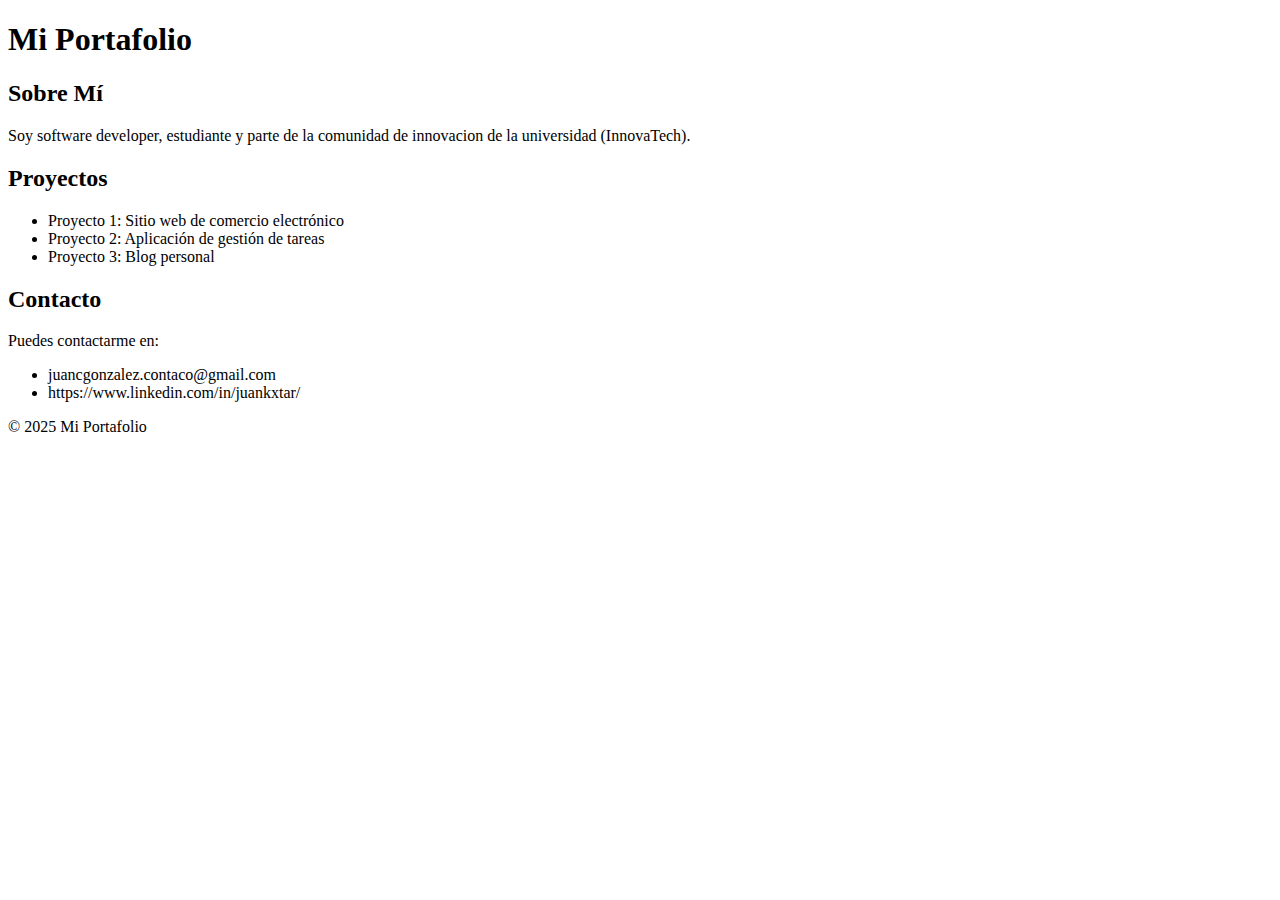
<file: index.html>
<!DOCTYPE html>
<html lang="en">
<head>
    <meta charset="UTF-8">
    <meta name="viewport" content="width=device-width, initial-scale=1.0">
    <title>Portafolio</title>
</head>
<body>
    <header>
        <h1>Mi Portafolio</h1>
    </header>
    <main>
        <section id="about-me">
            <h2>Sobre Mí</h2>
            <p>Soy software developer, estudiante y parte de la comunidad de innovacion de la universidad (InnovaTech).</p>
        </section>
        <section id="projects">
            <h2>Proyectos</h2>
            <ul>
                <li>Proyecto 1: Sitio web de comercio electrónico</li>
                <li>Proyecto 2: Aplicación de gestión de tareas</li>
                <li>Proyecto 3: Blog personal</li>
            </ul>
        </section>
        <section id="contact">
            <h2>Contacto</h2>
            <p>Puedes contactarme en:</p>
            <ul>
                <li>juancgonzalez.contaco@gmail.com</li>
                <li>https://www.linkedin.com/in/juankxtar/</li>
            </ul>
    </main>
    <footer>
        <p>© 2025 Mi Portafolio</p>
    </footer>
</body>
</html>
</file>
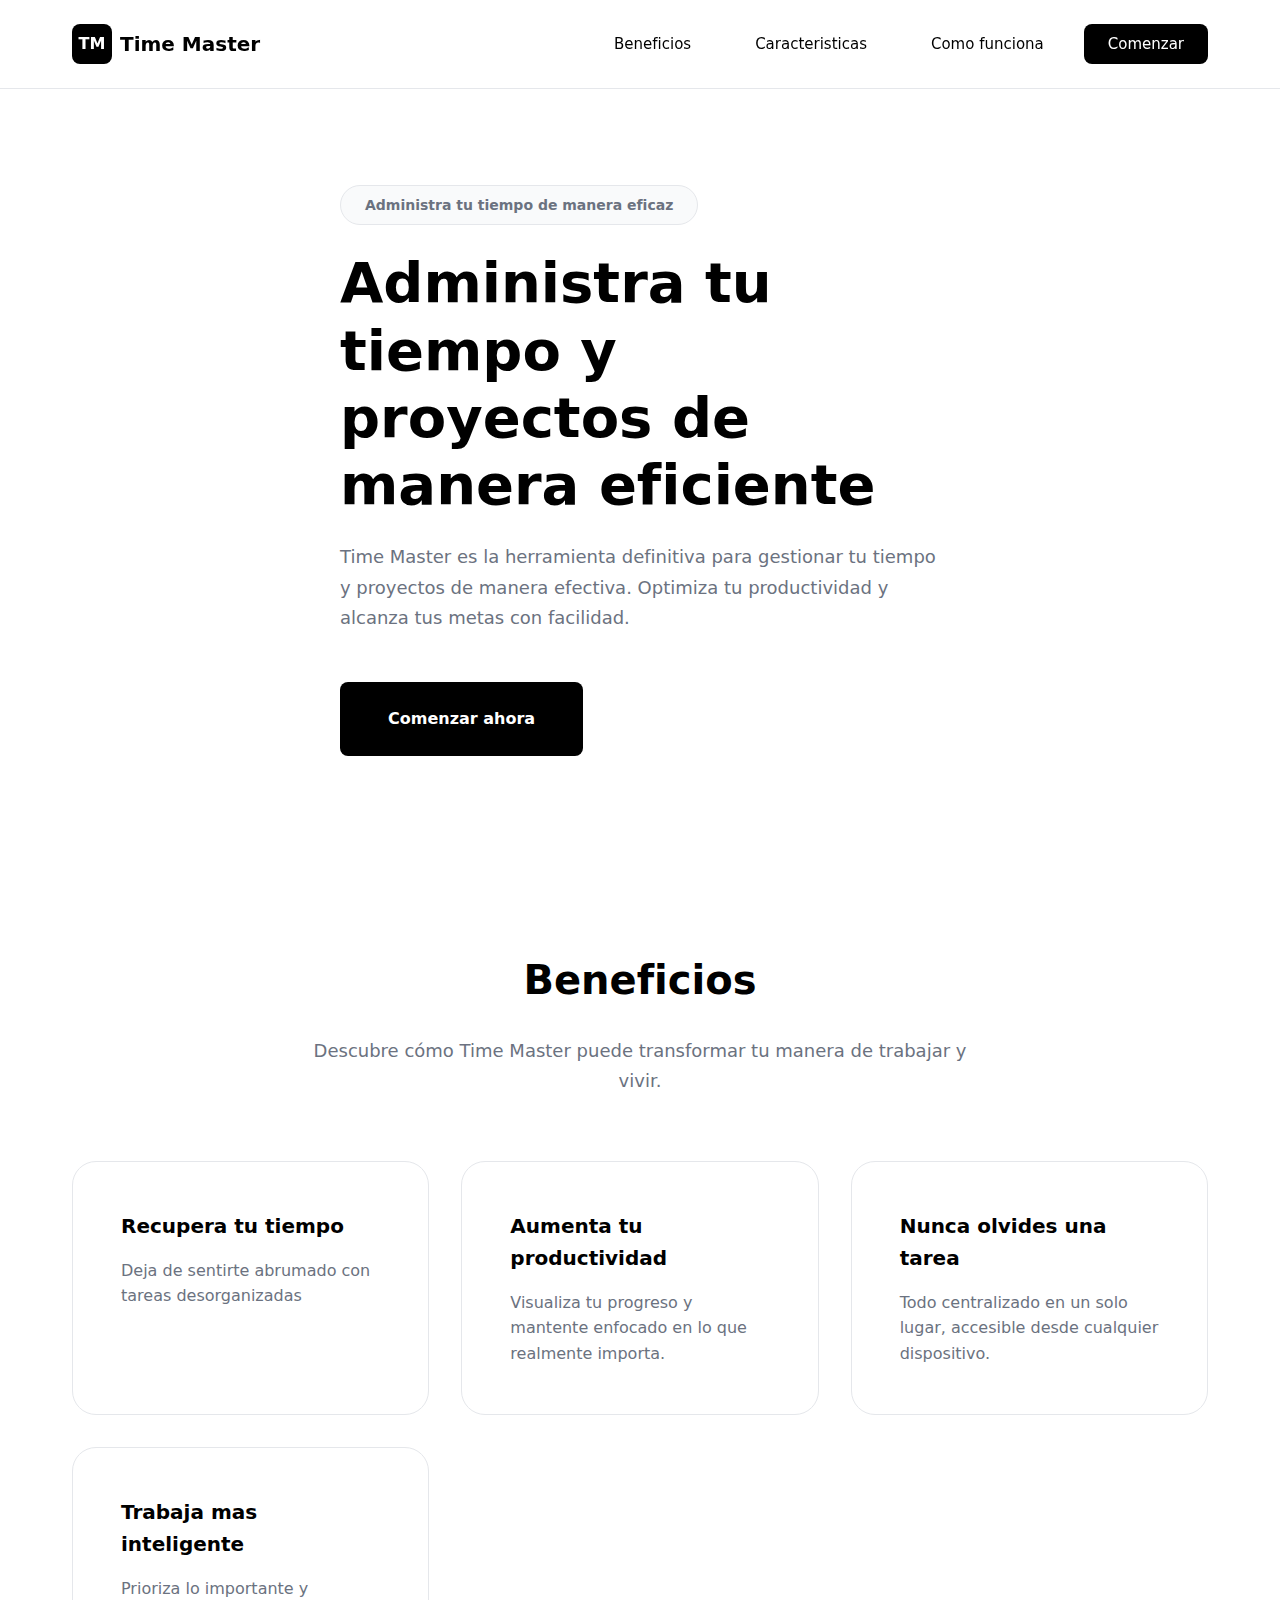
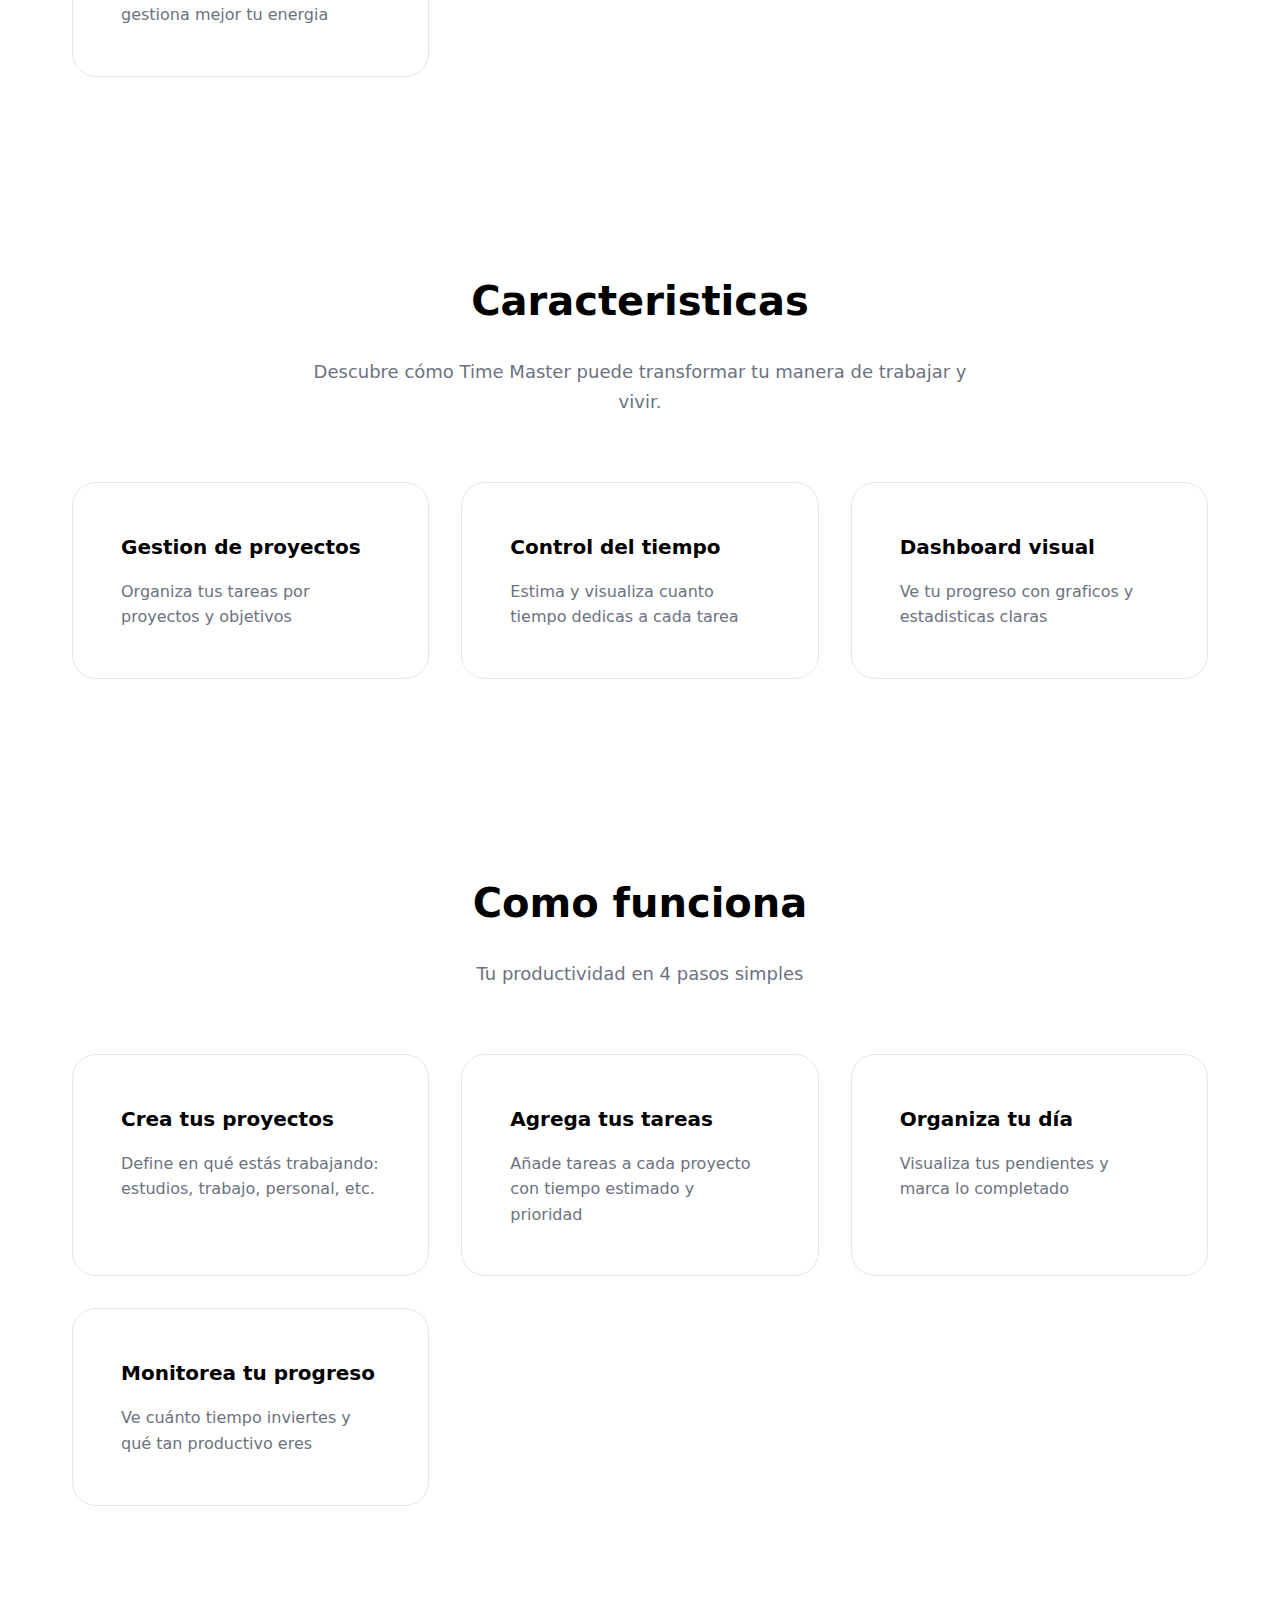
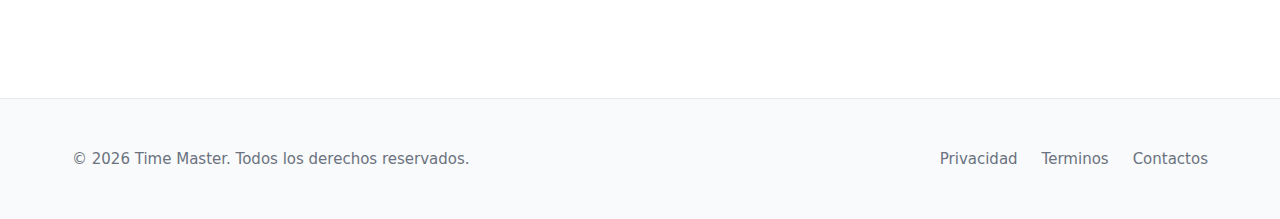
<file: Index.html>
<!DOCTYPE html>
<html lang="es-ES">

<head>
  <meta charset="UTF-8" />
  <meta name="viewport" content="width=device-width, initial-scale=1.0" />
  <title>Time Master</title>
  <meta name="description" content="Landing page de Time Master" />
  <link rel="stylesheet" href="timeMasterLanding.css" />
</head>

<body>
  <a href="#contenido" class="skip-link">Saltar contenido</a>
  <!--Es un boton-->
  <header class="site-header">
    <div class="container-header-inner">
      <a href="" class="brand" aria-label="Ir al inicio">
        <span class="brand-mark" aria-hidden="true">TM</span>
        <span class="brand-name">Time Master</span>
      </a>
      <nav class="nav" aria-label="Navegacion principal">
        <a href="#beneficios">Beneficios</a>
        <a href="#caracteristicas">Caracteristicas</a>
        <a href="#como-funciona">Como funciona</a>
        <a href="Pomodoro.html" class="btn tbn--sm">Comenzar</a>
      </nav>
    </div>
  </header>
  <main id="contenido">
    <section class="hero" aria-labelledby="hero-title">
      <div class="container hero-grid">
        <div class="hero-copy">
          <p class="badge">
            Administra tu tiempo de manera eficaz
            <!--Es una clase para hacer una medalla-->
          </p>
          <h1 id="hero-title">
            Administra tu tiempo y proyectos de manera eficiente
          </h1>
          <p class="lead">
            Time Master es la herramienta definitiva para gestionar tu tiempo
            y proyectos de manera efectiva. Optimiza tu productividad y
            alcanza tus metas con facilidad.
          </p>
          <div class="cta-row">
            <a href="Pomodoro.html" class="btn">Comenzar ahora</a>
          </div>
        </div>
      </div>
    </section>
    <section id="beneficios" class="section" aria-labelledby="beneficios-title">
      <div class="container">
        <header class="section-header">
          <h2 id="beneficios-title">Beneficios</h2>
          <p>
            Descubre cómo Time Master puede transformar tu manera de trabajar
            y vivir.
          </p>
        </header>
        <div class="grid-beneficios">
          <article class="card">
            <h3>Recupera tu tiempo</h3>
            <p>Deja de sentirte abrumado con tareas desorganizadas</p>
          </article>
          <article class="card">
            <h3>Aumenta tu productividad</h3>
            <p>
              Visualiza tu progreso y mantente enfocado en lo que realmente
              importa.
            </p>
          </article>
          <article class="card">
            <h3>Nunca olvides una tarea</h3>
            <p>
              Todo centralizado en un solo lugar, accesible desde cualquier
              dispositivo.
            </p>
          </article>
          <article class="card">
            <h3>Trabaja mas inteligente</h3>
            <p>Prioriza lo importante y gestiona mejor tu energia</p>
          </article>
        </div>
      </div>
    </section>
    <section id="caracteristicas" class="section" aria-labelledby="caracteristicas-title">
      <div class="container">
        <header class="section-head">
          <h2 id="caracteristicas-title">Caracteristicas</h2>
          <p>
            Descubre cómo Time Master puede transformar tu manera de trabajar
            y vivir.
          </p>
        </header>
        <div class="grid-caracteristicas">
          <article class="card">
            <h3>Gestion de proyectos</h3>
            <p>Organiza tus tareas por proyectos y objetivos</p>
          </article>
          <article class="card">
            <h3>Control del tiempo</h3>
            <p>Estima y visualiza cuanto tiempo dedicas a cada tarea</p>
          </article>
          <article class="card">
            <h3>Dashboard visual</h3>
            <p>Ve tu progreso con graficos y estadisticas claras</p>
          </article>
        </div>
      </div>
    </section>
    <section id="como-funciona" class="section" aria-labelledby="como-funciona-title">
      <div class="container">
        <header class="section-head">
          <h2 id="como-funciona-title">Como funciona</h2>
          <p>Tu productividad en 4 pasos simples</p>
        </header>
        <div class="grid-caracteristicas">
          <article class="card">
            <h3>Crea tus proyectos</h3>
            <p>
              Define en qué estás trabajando: estudios, trabajo, personal,
              etc.
            </p>
          </article>
          <article class="card">
            <h3>Agrega tus tareas</h3>
            <p>
              Añade tareas a cada proyecto con tiempo estimado y prioridad
            </p>
          </article>
          <article class="card">
            <h3>Organiza tu día</h3>
            <p>Visualiza tus pendientes y marca lo completado</p>
          </article>
          <article class="card">
            <h3>Monitorea tu progreso</h3>
            <p>Ve cuánto tiempo inviertes y qué tan productivo eres</p>
          </article>
        </div>
      </div>
    </section>
  </main>
  <footer class="site-footer">
    <div class="container footer-inner">
      <p>&copy 2026 Time Master. Todos los derechos reservados.</p>
      <nav aria-label="Enlaces legales">
        <a href="#">Privacidad</a>
        <a href="#">Terminos</a>
        <a href="#">Contactos</a>
      </nav>
    </div>
  </footer>
</body>

</html>
</file>
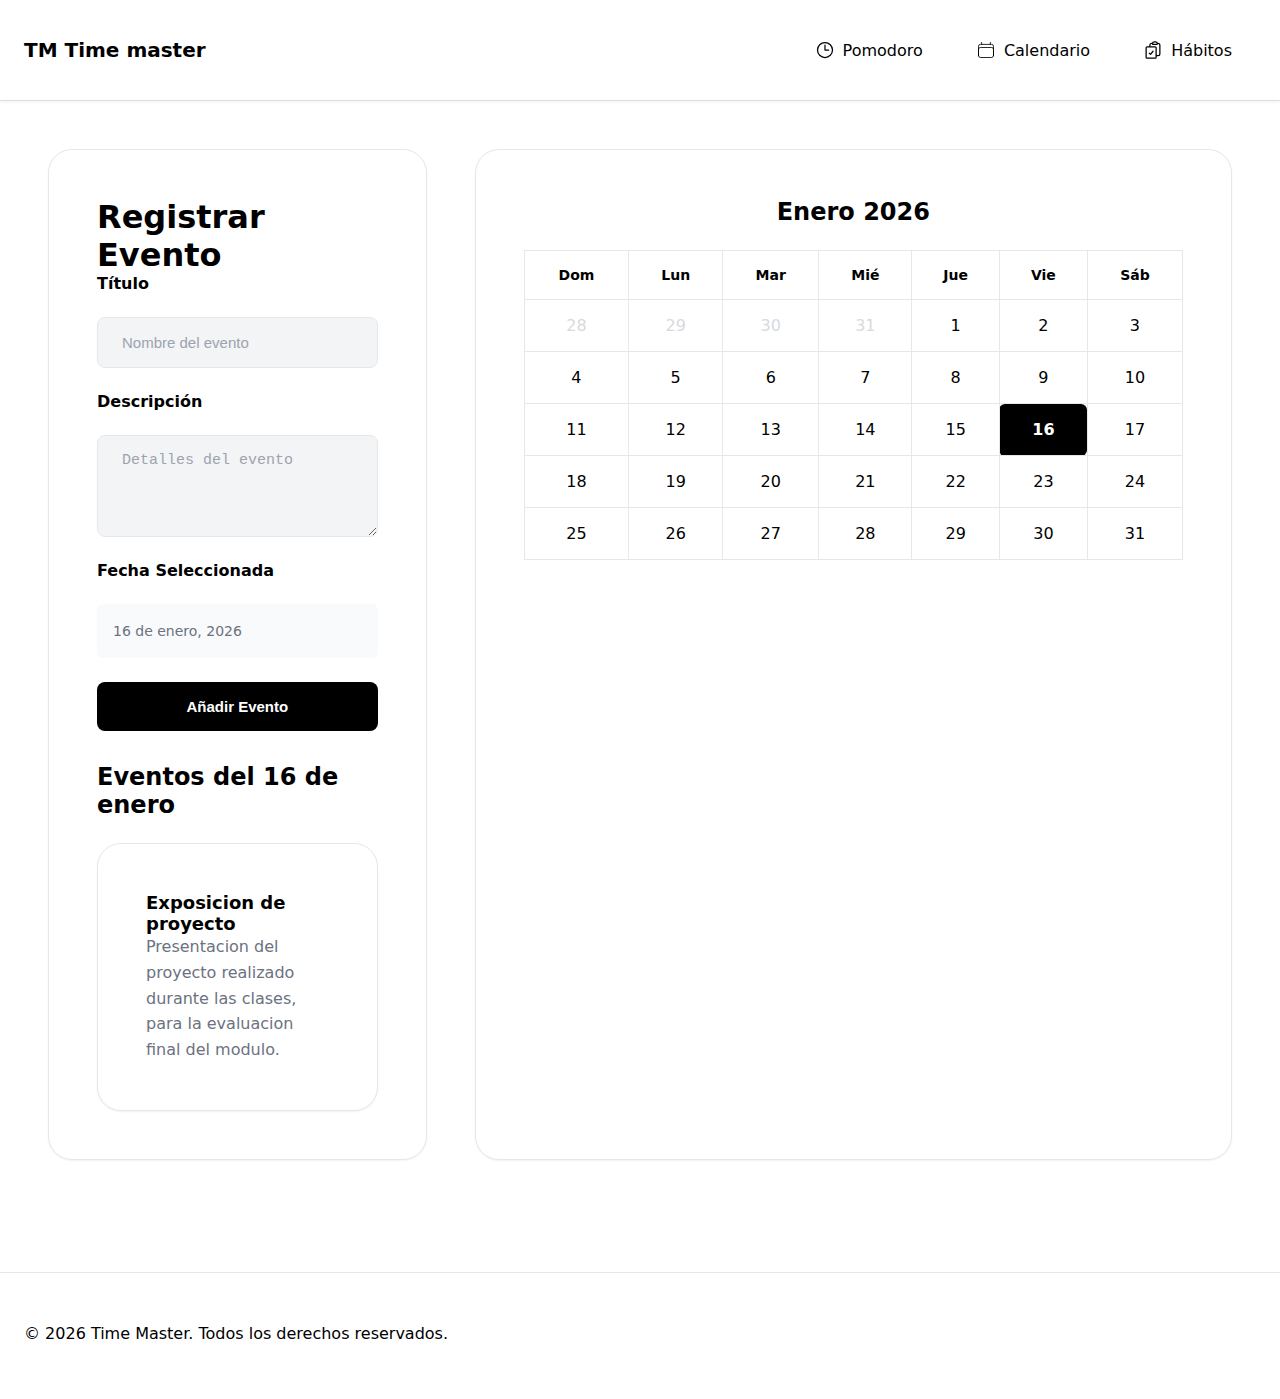
<file: Calendar.html>
<!DOCTYPE html>
<html lang="en">

<head>
    <meta charset="UTF-8" />
    <meta name="viewport" content="width=device-width, initial-scale=1.0" />
    <title>Time Master</title>
    <meta name="aplicatoin"
        content="Pagina para la administracion y gestion tanto del tiempo como de tareas y proyectos" />
    <link rel="stylesheet" href="style.css">
</head>

<body>

    <a href="#contenido" class="skip-link">Saltar contenido</a>
    <header class="site-header">
        <div class="container header-inner">
            <a href="#" class="brand" aria-label="Ir al inicio">
                <span class="brand-mark" aria-hidden="true">TM</span>
                <span class="brand-name">Time master</span>
            </a>
            <nav class="nav" aria-label="Navegacion principal">
                <a href="Pomodoro.html"> <svg xmlns="http://www.w3.org/2000/svg" fill="none" viewBox="0 0 24 24"
                        stroke-width="1.5" stroke="currentColor" class="size-6">
                        <path stroke-linecap="round" stroke-linejoin="round"
                            d="M12 6v6h4.5m4.5 0a9 9 0 1 1-18 0 9 9 0 0 1 18 0Z" />
                    </svg> Pomodoro</a>
                <a href="Calendar.html"> <svg xmlns="http://www.w3.org/2000/svg" fill="none" viewBox="0 0 24 24"
                        stroke-width="1" stroke="currentColor" class="size-16">
                        <path stroke-linecap="round" stroke-linejoin="round"
                            d="M6.75 3v2.25M17.25 3v2.25M3 18.75V7.5a2.25 2.25 0 0 1 2.25-2.25h13.5A2.25 2.25 0 0 1 21 7.5v11.25m-18 0A2.25 2.25 0 0 0 5.25 21h13.5A2.25 2.25 0 0 0 21 18.75m-18 0v-7.5A2.25 2.25 0 0 1 5.25 9h13.5A2.25 2.25 0 0 1 21 11.25v7.5" />
                    </svg> Calendario</a>
                <a href="Habits.html"> <svg xmlns="http://www.w3.org/2000/svg" fill="none" viewBox="0 0 24 24"
                        stroke-width="1.5" stroke="currentColor" class="size-6">
                        <path stroke-linecap="round" stroke-linejoin="round"
                            d="M11.35 3.836c-.065.21-.1.433-.1.664 0 .414.336.75.75.75h4.5a.75.75 0 0 0 .75-.75 2.25 2.25 0 0 0-.1-.664m-5.8 0A2.251 2.251 0 0 1 13.5 2.25H15c1.012 0 1.867.668 2.15 1.586m-5.8 0c-.376.023-.75.05-1.124.08C9.095 4.01 8.25 4.973 8.25 6.108V8.25m8.9-4.414c.376.023.75.05 1.124.08 1.131.094 1.976 1.057 1.976 2.192V16.5A2.25 2.25 0 0 1 18 18.75h-2.25m-7.5-10.5H4.875c-.621 0-1.125.504-1.125 1.125v11.25c0 .621.504 1.125 1.125 1.125h9.75c.621 0 1.125-.504 1.125-1.125V18.75m-7.5-10.5h6.375c.621 0 1.125.504 1.125 1.125v9.375m-8.25-3 1.5 1.5 3-3.75" />
                    </svg>
                    Hábitos</a>
            </nav>
        </div>
    </header>

    <main id="contenido">
        <section class="event-logger" aria-label="registrar evento">
            <!-- Columna izquierda: Formulario y eventos -->
            <div class="event-logger-container">
                <h1 id="event-logger-title">Registrar Evento</h1>
                <form id="event-form">
                    <label for="event-title">Título</label>
                    <input type="text" id="event-title" name="event-title" placeholder="Nombre del evento" required />

                    <label for="event-description">Descripción</label>
                    <textarea id="event-description" name="event-description" placeholder="Detalles del evento"
                        rows="4"></textarea>

                    <label for="event-date">Fecha Seleccionada</label>
                    <p class="selected-date">16 de enero, 2026</p>

                    <button type="submit" class="btn"> Añadir Evento </button>
                </form>

                <div class="event-list" aria-label="lista de evento">
                    <h2 id="current-event">Eventos del 16 de enero</h2>
                    <article class="card">
                        <h3 id="title-event">Exposicion de proyecto</h3>
                        <p id="text-event">
                            Presentacion del proyecto realizado durante las clases, para la evaluacion final del modulo.
                        </p>
                    </article>
                </div>
            </div>

            <!-- Columna derecha: Calendario -->
            <div class="calendar-container">
                <div class="calendar-header">
                    <h2>Enero 2026</h2>
                </div>
                <table class="calendar">
                    <thead>
                        <tr>
                            <th>Dom</th>
                            <th>Lun</th>
                            <th>Mar</th>
                            <th>Mié</th>
                            <th>Jue</th>
                            <th>Vie</th>
                            <th>Sáb</th>
                        </tr>
                    </thead>
                    <tbody>
                        <tr>
                            <td class="other-month">28</td>
                            <td class="other-month">29</td>
                            <td class="other-month">30</td>
                            <td class="other-month">31</td>
                            <td>1</td>
                            <td>2</td>
                            <td>3</td>
                        </tr>
                        <tr>
                            <td>4</td>
                            <td>5</td>
                            <td>6</td>
                            <td>7</td>
                            <td>8</td>
                            <td>9</td>
                            <td>10</td>
                        </tr>
                        <tr>
                            <td>11</td>
                            <td>12</td>
                            <td>13</td>
                            <td>14</td>
                            <td>15</td>
                            <td class="today">16</td>
                            <td>17</td>
                        </tr>
                        <tr>
                            <td>18</td>
                            <td>19</td>
                            <td>20</td>
                            <td>21</td>
                            <td>22</td>
                            <td>23</td>
                            <td>24</td>
                        </tr>
                        <tr>
                            <td>25</td>
                            <td>26</td>
                            <td>27</td>
                            <td>28</td>
                            <td>29</td>
                            <td>30</td>
                            <td>31</td>
                        </tr>
                    </tbody>
                </table>
            </div>
        </section>
    </main>

    <footer class="site footer">
        <div class="container footer-inner">
            <p>&copy; 2026 Time Master. Todos los derechos reservados.</p>
        </div>
    </footer>

</body>

</html>
</file>
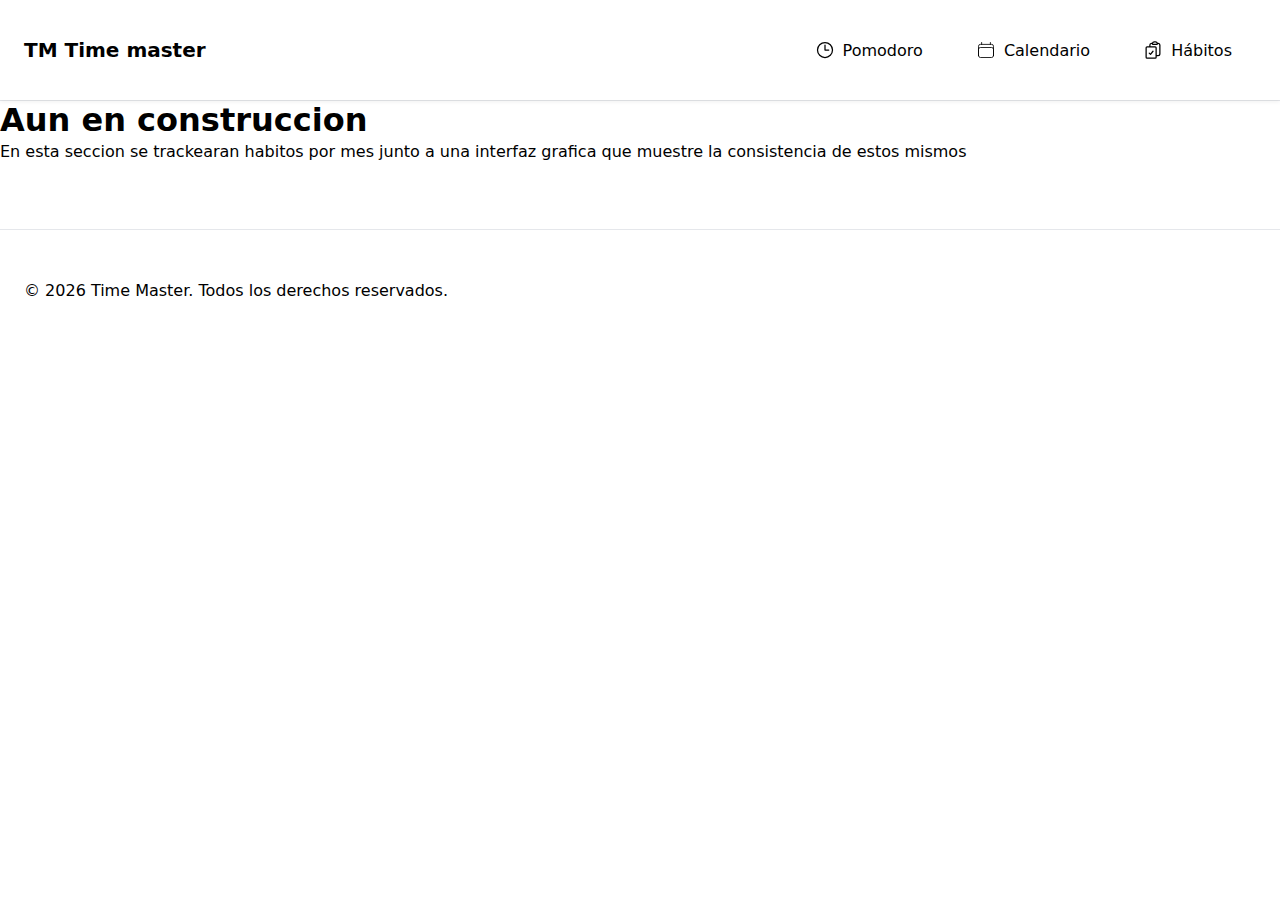
<file: Habits.html>
<!DOCTYPE html>
<html lang="en">

<head>
    <meta charset="UTF-8" />
    <meta name="viewport" content="width=device-width, initial-scale=1.0" />
    <title>Time Master</title>
    <meta name="aplicatoin"
        content="Pagina para la administracion y gestion tanto del tiempo como de tareas y proyectos" />
    <link rel="stylesheet" href="style.css">
</head>

<body>

    <a href="#contenido" class="skip-link">Saltar contenido</a>
    <header class="site-header">
        <div class="container header-inner">
            <a href="#" class="brand" aria-label="Ir al inicio">
                <span class="brand-mark" aria-hidden="true">TM</span>
                <span class="brand-name">Time master</span>
            </a>
            <nav class="nav" aria-label="Navegacion principal">
                <a href="Pomodoro.html"> <svg xmlns="http://www.w3.org/2000/svg" fill="none" viewBox="0 0 24 24"
                        stroke-width="1.5" stroke="currentColor" class="size-6">
                        <path stroke-linecap="round" stroke-linejoin="round"
                            d="M12 6v6h4.5m4.5 0a9 9 0 1 1-18 0 9 9 0 0 1 18 0Z" />
                    </svg> Pomodoro</a>
                <a href="Calendar.html"> <svg xmlns="http://www.w3.org/2000/svg" fill="none" viewBox="0 0 24 24"
                        stroke-width="1" stroke="currentColor" class="size-16">
                        <path stroke-linecap="round" stroke-linejoin="round"
                            d="M6.75 3v2.25M17.25 3v2.25M3 18.75V7.5a2.25 2.25 0 0 1 2.25-2.25h13.5A2.25 2.25 0 0 1 21 7.5v11.25m-18 0A2.25 2.25 0 0 0 5.25 21h13.5A2.25 2.25 0 0 0 21 18.75m-18 0v-7.5A2.25 2.25 0 0 1 5.25 9h13.5A2.25 2.25 0 0 1 21 11.25v7.5" />
                    </svg> Calendario</a>
                <a href="Habits.html"> <svg xmlns="http://www.w3.org/2000/svg" fill="none" viewBox="0 0 24 24"
                        stroke-width="1.5" stroke="currentColor" class="size-6">
                        <path stroke-linecap="round" stroke-linejoin="round"
                            d="M11.35 3.836c-.065.21-.1.433-.1.664 0 .414.336.75.75.75h4.5a.75.75 0 0 0 .75-.75 2.25 2.25 0 0 0-.1-.664m-5.8 0A2.251 2.251 0 0 1 13.5 2.25H15c1.012 0 1.867.668 2.15 1.586m-5.8 0c-.376.023-.75.05-1.124.08C9.095 4.01 8.25 4.973 8.25 6.108V8.25m8.9-4.414c.376.023.75.05 1.124.08 1.131.094 1.976 1.057 1.976 2.192V16.5A2.25 2.25 0 0 1 18 18.75h-2.25m-7.5-10.5H4.875c-.621 0-1.125.504-1.125 1.125v11.25c0 .621.504 1.125 1.125 1.125h9.75c.621 0 1.125-.504 1.125-1.125V18.75m-7.5-10.5h6.375c.621 0 1.125.504 1.125 1.125v9.375m-8.25-3 1.5 1.5 3-3.75" />
                    </svg>
                    Hábitos</a>
            </nav>
        </div>
    </header>

    <main id="contenido">
        <section>
            <h1>Aun en construccion</h1>
            <p>
                En esta seccion se trackearan habitos por mes junto a una interfaz grafica que muestre la consistencia
                de estos mismos
            </p>
        </section>
    </main>

    <footer class="site footer">
        <div class="container footer-inner">
            <p>&copy; 2026 Time Master. Todos los derechos reservados.</p>
        </div>
    </footer>

</body>

</html>
</file>
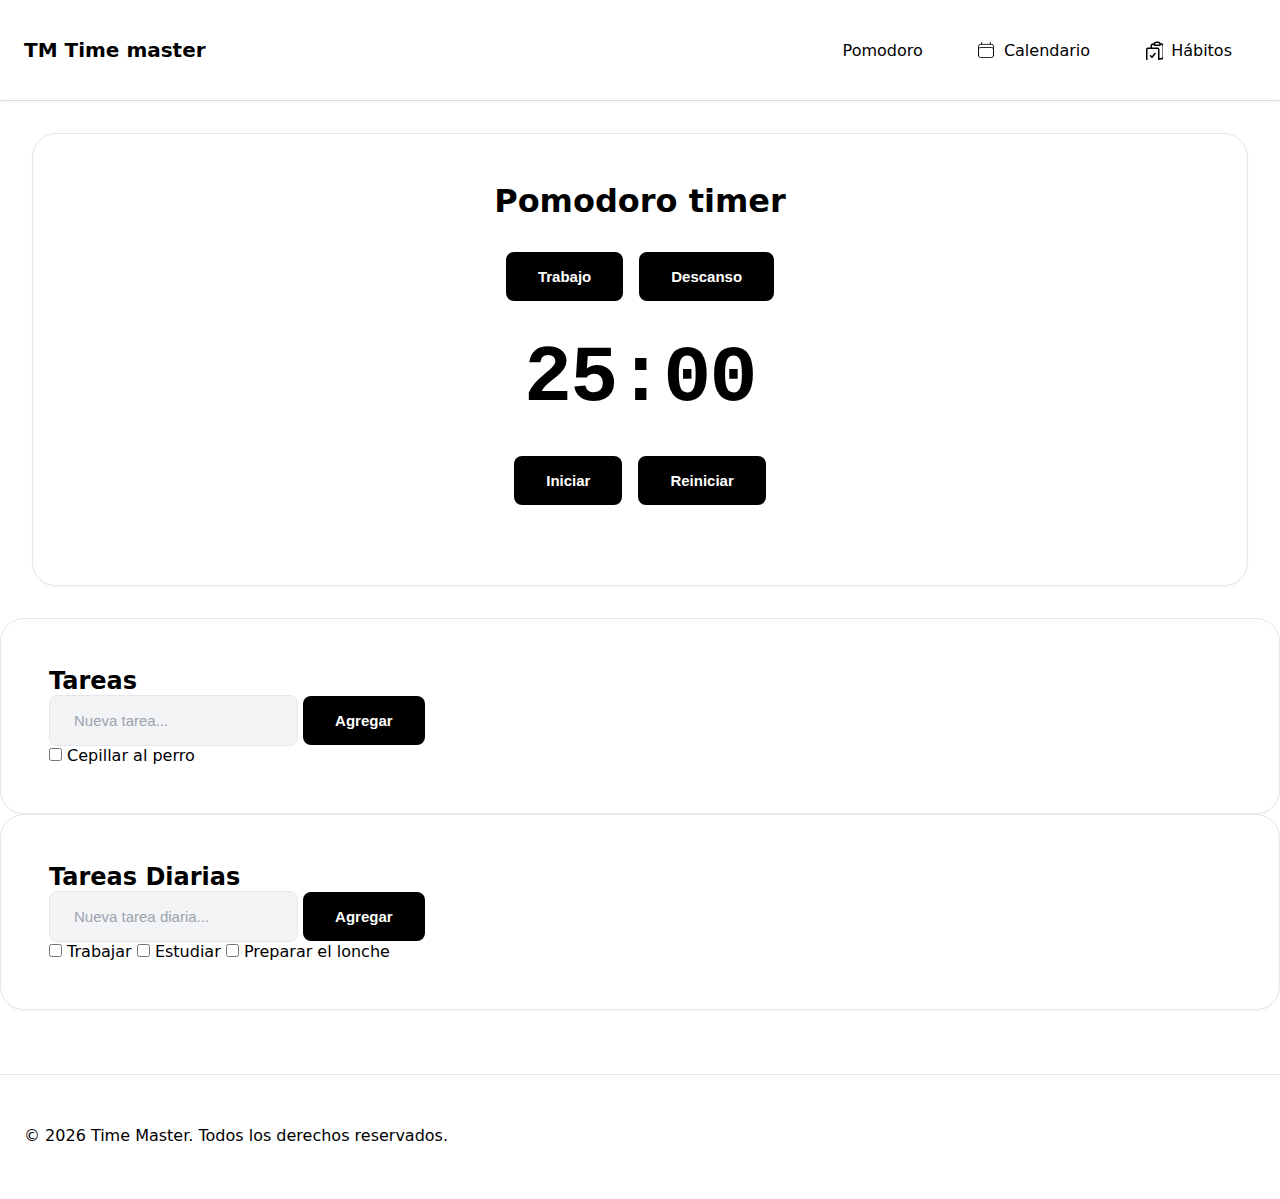
<file: Pomodoro.html>
<!DOCTYPE html>
<html lang="en">

<head>
  <meta charset="UTF-8" />
  <meta name="viewport" content="width=device-width, initial-scale=1.0" />
  <title>Time Master</title>
  <meta name="aplicatoin"
    content="Pagina para la administracion y gestion tanto del tiempo como de tareas y proyectos" />
  <link rel="stylesheet" href="style.css">
</head>

<body>

  <a href="#contenido" class="skip-link">Saltar contenido</a>
  <header class="site-header">
    <div class="container header-inner">
      <a href="#" class="brand" aria-label="Ir al inicio">
        <span class="brand-mark" aria-hidden="true">TM</span>
        <span class="brand-name">Time master</span>
      </a>
      <nav class="nav" aria-label="Navegacion principal">
        <a href="Pomodoro.html"> <svg xmlns="http://www.w3.org/2000/svg" fill="none" viewBox="0 0 24 24"
            stroke-width="1.5" stroke="white" class="size-6">
            <path stroke-linecap="round" stroke-linejoin="round" d="M12 6v6h4.5m4.5 0a9 9 0 1 1-18 0 9 9 0 0 1 18 0Z" />
          </svg> Pomodoro</a>
        <a href="Calendar.html"> <svg xmlns="http://www.w3.org/2000/svg" fill="none" viewBox="0 0 24 24"
            stroke-width="1" stroke="currentColor" class="size-16">
            <path stroke-linecap="round" stroke-linejoin="round"
              d="M6.75 3v2.25M17.25 3v2.25M3 18.75V7.5a2.25 2.25 0 0 1 2.25-2.25h13.5A2.25 2.25 0 0 1 21 7.5v11.25m-18 0A2.25 2.25 0 0 0 5.25 21h13.5A2.25 2.25 0 0 0 21 18.75m-18 0v-7.5A2.25 2.25 0 0 1 5.25 9h13.5A2.25 2.25 0 0 1 21 11.25v7.5" />
          </svg> Calendario</a>
        <a href="Habits.html"> <svg xmlns="http://www.w3.org/2000/svg" fill="none" viewBox="0 0 24" stroke-width="1.5"
            stroke="currentColor" class="size-6">
            <path stroke-linecap="round" stroke-linejoin="round"
              d="M11.35 3.836c-.065.21-.1.433-.1.664 0 .414.336.75.75.75h4.5a.75.75 0 0 0 .75-.75 2.25 2.25 0 0 0-.1-.664m-5.8 0A2.251 2.251 0 0 1 13.5 2.25H15c1.012 0 1.867.668 2.15 1.586m-5.8 0c-.376.023-.75.05-1.124.08C9.095 4.01 8.25 4.973 8.25 6.108V8.25m8.9-4.414c.376.023.75.05 1.124.08 1.131.094 1.976 1.057 1.976 2.192V16.5A2.25 2.25 0 0 1 18 18.75h-2.25m-7.5-10.5H4.875c-.621 0-1.125.504-1.125 1.125v11.25c0 .621.504 1.125 1.125 1.125h9.75c.621 0 1.125-.504 1.125-1.125V18.75m-7.5-10.5h6.375c.621 0 1.125.504 1.125 1.125v9.375m-8.25-3 1.5 1.5 3-3.75" />
          </svg> Hábitos</a>
      </nav>
    </div>
  </header>

  <main id="contenido">
    <section class="reloj-pomodoro" aria-label="pomodoro">
      <div class="pomodoro-container">
        <h1 id="pomodoro-timer-title">Pomodoro timer</h1>
        <div class="cta-row">
          <button id="work-mode" class="btn">Trabajo</button>
          <button id="break-mode" class="btn">Descanso</button>
        </div>
        <div class="timer-display">
          <span id="minutes">25</span>:<span id="seconds">00</span>
        </div>
        <div class="cta-row">
          <button id="start-button" class="btn">Iniciar</button>
          <button id="reset-button" class="btn">Reiniciar</button>
        </div>
    </section>

    <section class="tasks">
      <div class="tasks-container">
        <h2 id="tasks-title">Tareas</h2>
        <form id="task-form">
          <input type="text" id="task-input" placeholder="Nueva tarea..." aria-label="Agregar nueva tarea" />
          <button type="submit" class="btn">Agregar</button>
        </form>
        <ul id="task-list" aria-labelledby="tasks-title">
          <input type="checkbox" id="checkbox"> <label for="checkbox"> Cepillar al perro </label>
        </ul>
      </div>
      <div class="dayli-tasks-container">
        <h2 id="daily-tasks-title">Tareas Diarias</h2>
        <form id="daily-task-form">
          <input type="text" id="daily-task-input" placeholder="Nueva tarea diaria..."
            aria-label="Agregar tarea diaria" />
          <button type="submit" class="btn">Agregar</button>
        </form>
        <ul id="daily-task-list" aria-labelledby="daily-tasks-title">
          <input type="checkbox" id="checkbox-daily"> <label for="checkbox-daily"> Trabajar </label>
          <input type="checkbox" id="checkbox-daily"> <label for="checkbox-daily"> Estudiar </label>
          <input type="checkbox" id="checkbox-daily"> <label for="checkbox-daily"> Preparar el lonche </label>
        </ul>
      </div>
    </section>
  </main>

  <footer class="site footer">
    <div class="container footer-inner">
      <p>&copy; 2026 Time Master. Todos los derechos reservados.</p>
    </div>
  </footer>

</body>

</html>
</file>
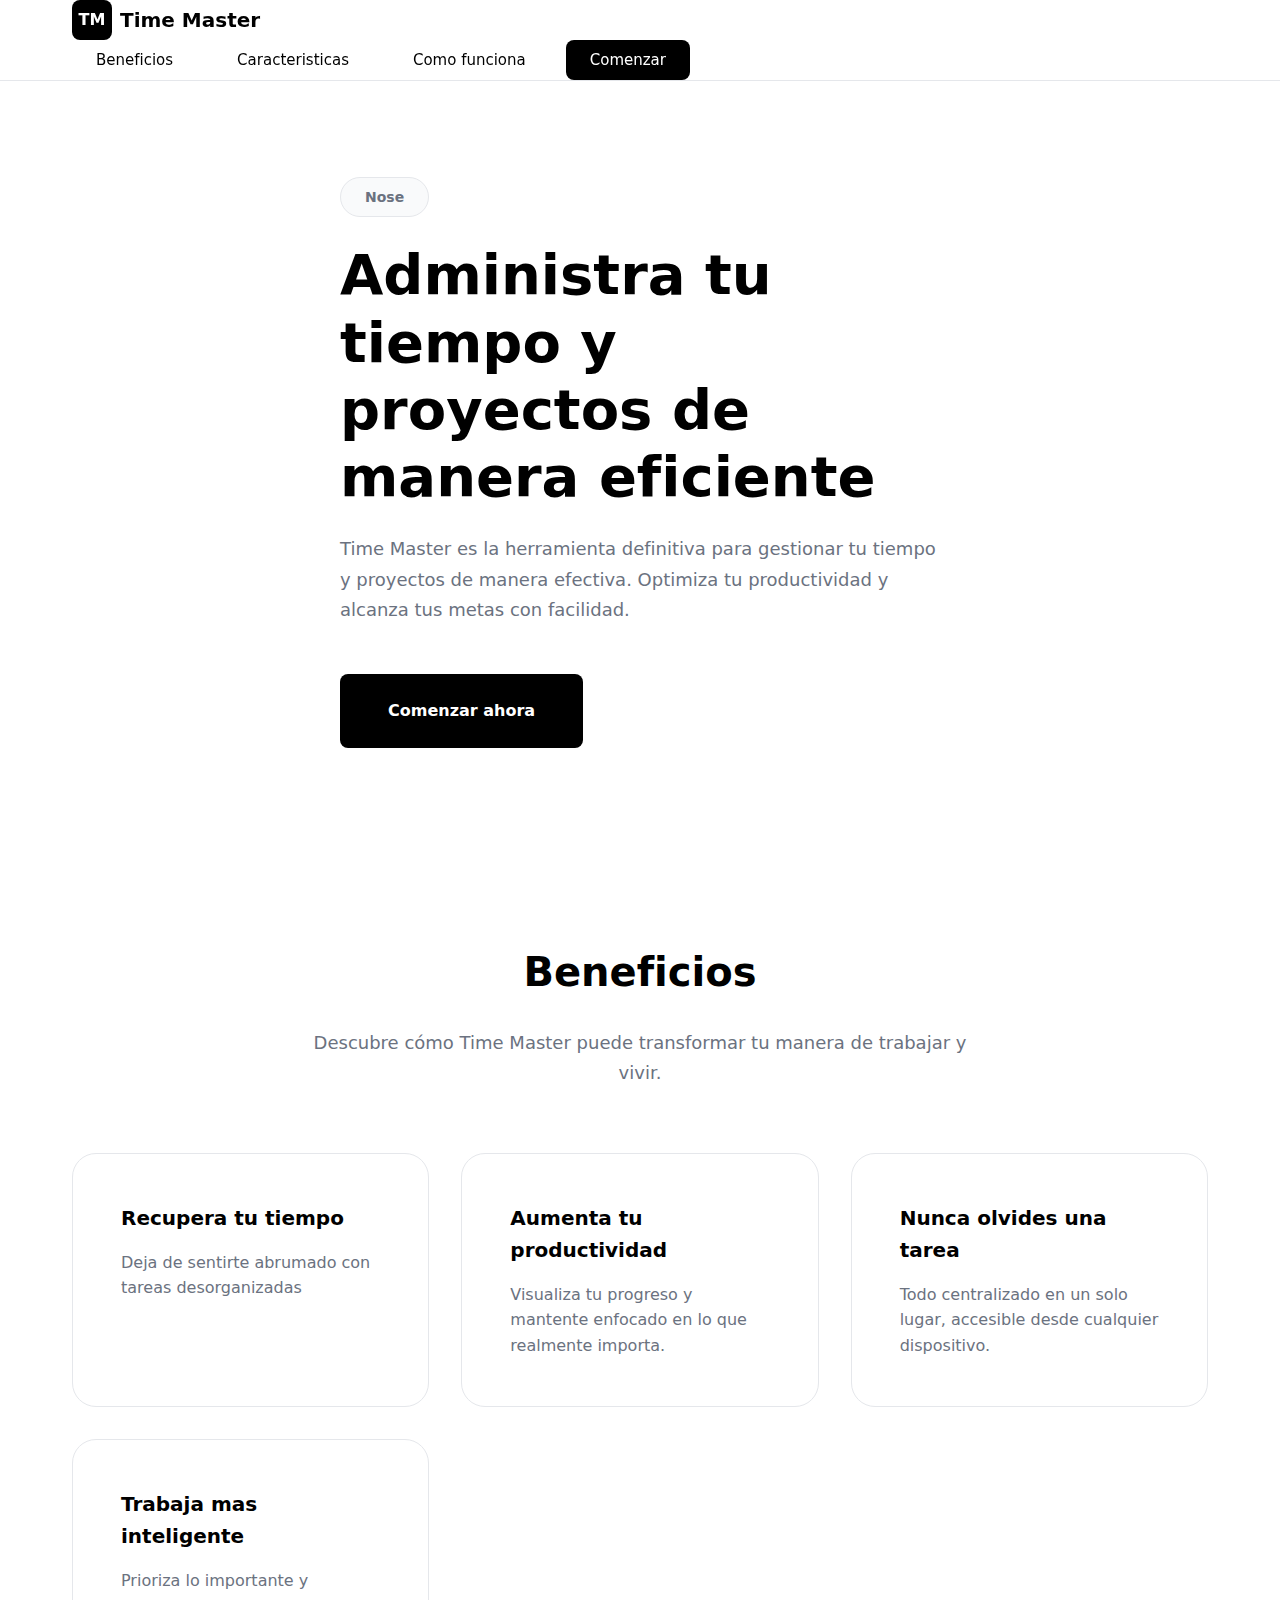
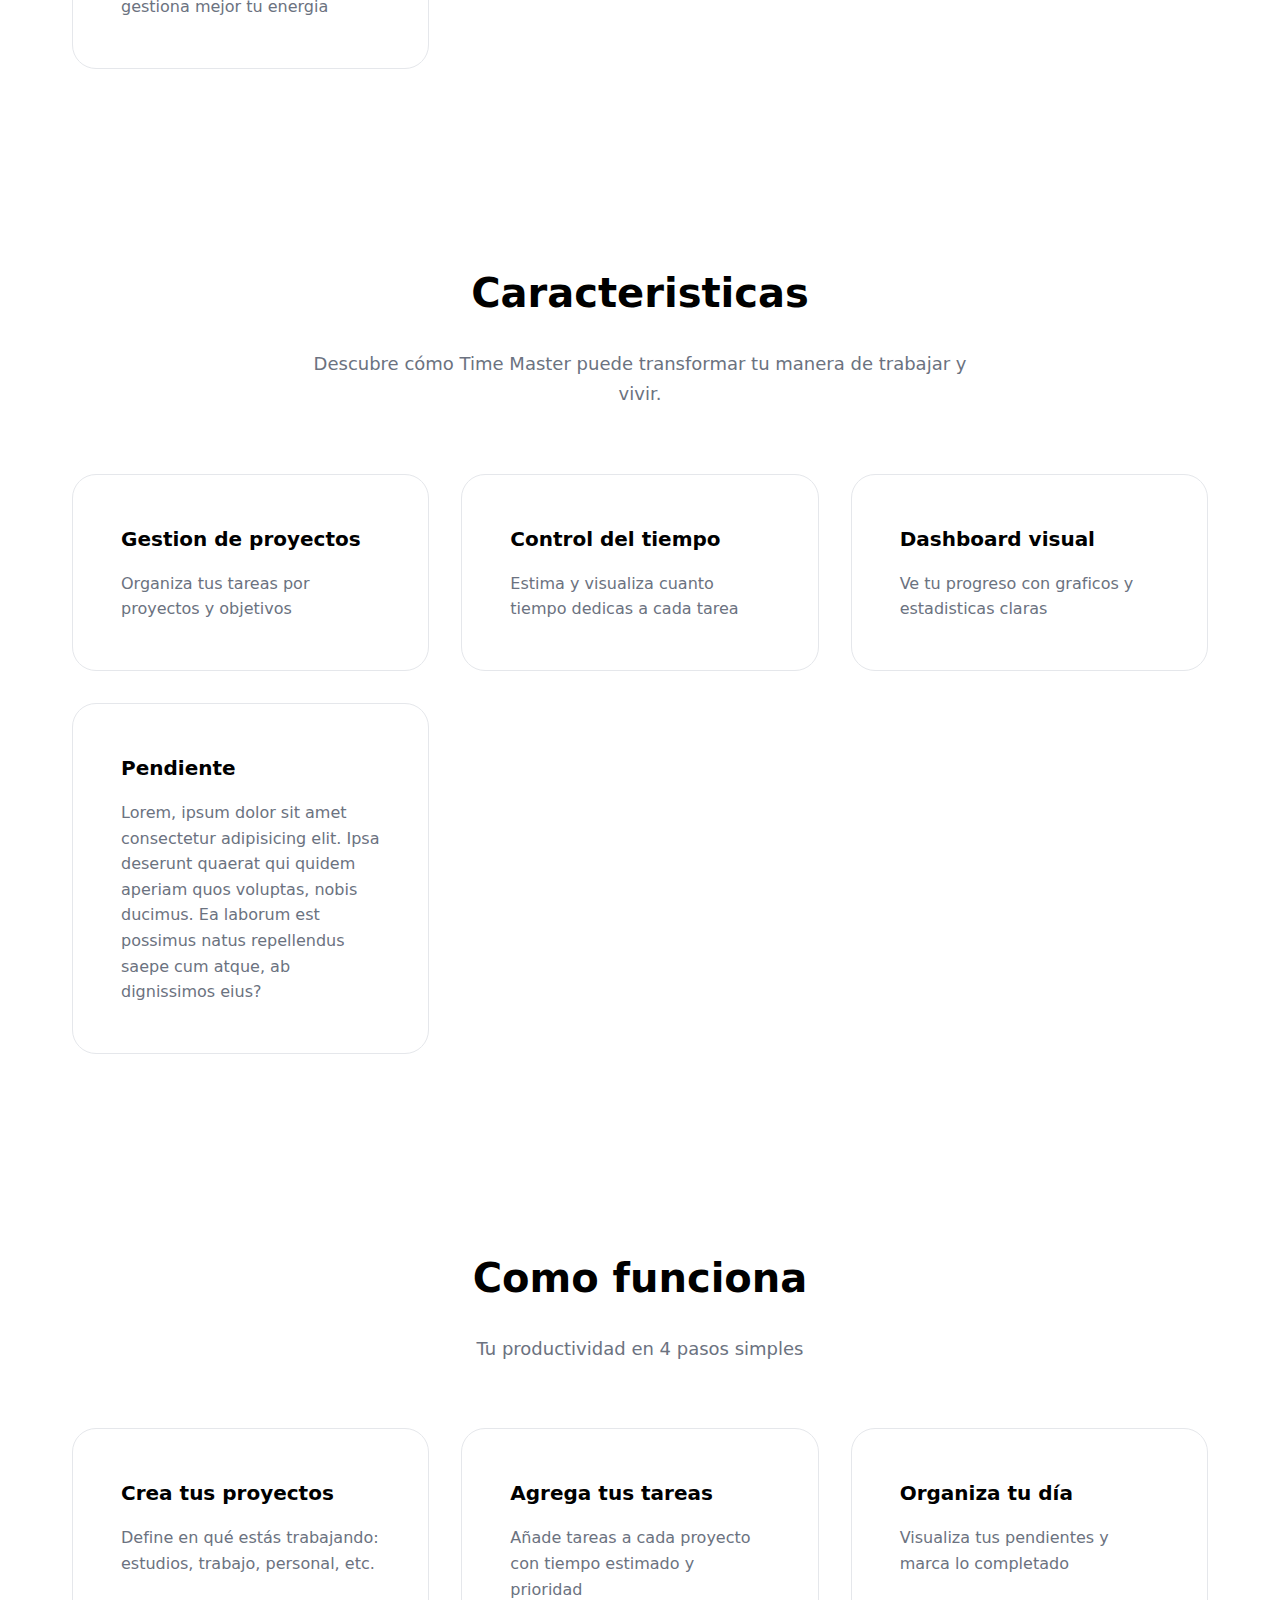
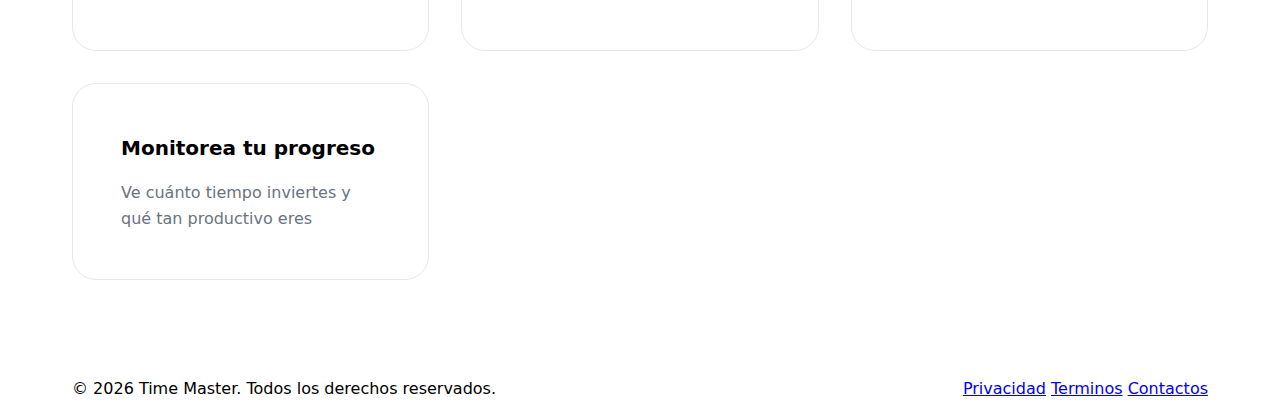
<file: timeMasterLanding.html>
<!DOCTYPE html>
<html lang="es-ES">
<head>
    <meta charset="UTF-8">
    <meta name="viewport" content="width=device-width, initial-scale=1.0">
    <title>Time Master</title>
    <meta
    name="description"
    content="Pagina para la administracion de tiempo, gestion de tiempo y administracion de proyectos"
    />
    <link rel="stylesheet" href="timeMasterLanding.css">
</head>
<body>
    <a href="#contenido" class="skip-link">Saltar contenido</a>
    <header class="site-header">
        <div class="container header-inner">
            <a href="" class="brand" aria-label="Ir al inicio">
                <span class="brand-mark" aria-hidden="true">TM</span>
                <span class="brand-name">Time Master</span>
            </a>
            <nav class="nav" aria-label="Navegacion principal">
                <a href="#beneficios">Beneficios</a>
                <a href="#caracteristicas">Caracteristicas</a>
                <a href="#como-funciona">Como funciona</a>
                <a href="registro" class="btn tbn--sm">Comenzar</a>
            </nav>
        </div>
    </header>
    <main id="contenido">
        <section class="hero" aria-labelledby="hero-title">
            <div class="container hero-grid">
                <div class="hero-copy">
                    <p 
                        class="badge">Nose
                    </p>
                    <h1 id="hero-title">Administra tu tiempo y proyectos de manera eficiente</h1>
                    <p class="lead">
                        Time Master es la herramienta definitiva para gestionar tu tiempo y proyectos de manera efectiva. Optimiza tu productividad y alcanza tus metas con facilidad.
                    </p>
                    <div class="cta-row">
                        <a href="registro" class="btn">Comenzar ahora</a>
                    </div>
                </div>
            </div>
        </section>
        <section id="beneficios" class="section" aria-labelledby="beneficios-title">
            <div class="container">
                <header class="section-header">
                    <h2 id="beneficios-title">Beneficios</h2>
                    <p>
                        Descubre cómo Time Master puede transformar tu manera de trabajar y vivir.
                    </p>
                </header>
                <div class="grid-beneficios">
                    <article class="card">
                        <h3>Recupera tu tiempo</h3>
                        <p>
                            Deja de sentirte abrumado con tareas desorganizadas
                        </p>
                    </article>
                    <article class="card">
                        <h3>Aumenta tu productividad</h3>
                        <p>
                            Visualiza tu progreso y mantente enfocado en lo que realmente importa.
                        </p>
                    </article>
                    <article class="card">
                        <h3>Nunca olvides una tarea</h3>
                        <p>
                            Todo centralizado en un solo lugar, accesible desde cualquier dispositivo.
                        </p>
                    </article>
                    <article class="card">
                        <h3>Trabaja mas inteligente</h3>
                        <p>
                            Prioriza lo importante y gestiona mejor tu energia
                        </p>
                    </article>
                </div>
            </div>
        </section>
        <section id="caracteristicas" class="section" aria-labelledby="caracteristicas-title">
            <div class="container">
                <header class="section-head">
                    <h2 id="caracteristicas-title">Caracteristicas</h2>
                    <p>
                        Descubre cómo Time Master puede transformar tu manera de trabajar y vivir.
                    </p>
                </header>
                <div class="grid-caracteristicas">
                    <article class="card">
                        <h3>Gestion de proyectos</h3>
                        <p>
                            Organiza tus tareas por proyectos y objetivos
                        </p>
                    </article>
                    <article class="card">
                        <h3>Control del tiempo</h3>
                        <p>
                            Estima y visualiza cuanto tiempo dedicas a cada tarea
                        </p>
                    </article>
                    <article class="card">
                        <h3>Dashboard visual</h3>
                        <p>
                            Ve tu progreso con graficos y estadisticas claras
                        </p>
                    </article>
                    <article class="card">
                        <h3>Pendiente</h3>
                        <p>
                            Lorem, ipsum dolor sit amet consectetur adipisicing elit. Ipsa deserunt quaerat qui quidem aperiam quos voluptas, nobis ducimus. Ea laborum est possimus natus repellendus saepe cum atque, ab dignissimos eius?
                        </p>
                    </article>
                </div>
            </div>
        </section>
        <section id="como-funciona" class="section" aria-labelledby="como-funciona-title">
            <div class="container">
                <header class="section-head">
                    <h2 id="como-funciona-title">Como funciona</h2>
                    <p>
                        Tu productividad en 4 pasos simples
                    </p>
                </header>
                <div class="grid-caracteristicas">
                    <article class="card">
                        <h3>Crea tus proyectos</h3>
                        <p>
                            Define en qué estás trabajando: estudios, trabajo, personal, etc.
                        </p>
                    </article>
                    <article class="card">
                        <h3>Agrega tus tareas</h3>
                        <p>
                            Añade tareas a cada proyecto con tiempo estimado y prioridad
                        </p>
                    </article>
                    <article class="card">
                        <h3>Organiza tu día</h3>
                        <p>
                            Visualiza tus pendientes y marca lo completado
                        </p>
                    </article>
                    <article class="card">
                        <h3>Monitorea tu progreso</h3>
                        <p>
                            Ve cuánto tiempo inviertes y qué tan productivo eres
                        </p>
                    </article>
                </div>
            </div>
        </section>
    </main>
    <footer class="site-fotter">
        <div class="container footer-inner">
            <p>
                &copy 2026 Time Master. Todos los derechos reservados.
            </p>
            <nav>
                <a href="#">Privacidad</a>
                <a href="#">Terminos</a>
                <a href="#">Contactos</a>
            </nav>
        </div>
    </footer>
</body>
</html>
</file>
<file: timeMasterLanding.css>
*,
*::before,
*::after {
    margin: 0;
    padding: 0;
    box-sizing: border-box;
}

:root {
    /* Colores principales - Minimalista blanco y negro */
    --color-primary: #000000;
    --color-primary-dark: #1a1a1a;
    --color-primary-light: #333333;
    --color-secondary: #4b5563;
    --color-accent: #6b7280;

    /* Light Mode - Colores de texto */
    --color-text: #000000;
    --color-text-light: #6b7280;
    --color-text-muted: #9ca3af;
    --color-text-inverse: #ffffff;

    /* Light Mode - Fondos */
    --color-bg: #ffffff;
    --color-bg-muted: #f9fafb;
    --color-bg-card: #ffffff;
    --color-bg-input: #f3f4f6;

    /* Bordes */
    --color-border: #e5e7eb;
    --color-border-dark: #d1d5db;

    /* Espaciado */
    --space-xs: 0.5rem;
    --space-sm: 1rem;
    --space-md: 1.5rem;
    --space-lg: 2rem;
    --space-xl: 3rem;
    --space-2xl: 4rem;
    --space-3xl: 6rem;

    /* Tipografía */
    --font-sans: system-ui, -apple-system, 'Segoe UI', Roboto, sans-serif;
    --font-mono: 'Fira Code', 'JetBrains Mono', monospace;

    /* Bordes y sombras */
    --radius-sm: 0.375rem;
    --radius-md: 0.5rem;
    --radius-lg: 1rem;
    --radius-xl: 1.5rem;
    --radius-full: 9999px;

    --shadow-sm: 0 1px 2px rgba(0, 0, 0, 0.05);
    --shadow-md: 0 2px 4px rgba(0, 0, 0, 0.06);
    --shadow-lg: 0 4px 6px rgba(0, 0, 0, 0.07);
    --shadow-xl: 0 10px 15px rgba(0, 0, 0, 0.1);

    /* Transiciones */
    --transition-base: all 0.3s cubic-bezier(0.4, 0, 0.2, 1);
    --transition-fast: all 0.15s ease-in-out;
}

/* Dark Mode */
@media (prefers-color-scheme: dark) {
    :root {
        --color-primary: #ffffff;
        --color-primary-dark: #e5e7eb;
        --color-primary-light: #d1d5db;

        --color-text: #ffffff;
        --color-text-light: #9ca3af;
        --color-text-muted: #6b7280;
        --color-text-inverse: #000000;

        --color-bg: #000000;
        --color-bg-muted: #0a0a0a;
        --color-bg-card: #111111;
        --color-bg-input: #1a1a1a;

        --color-border: #1f1f1f;
        --color-border-dark: #2a2a2a;

        --shadow-sm: 0 1px 2px rgba(255, 255, 255, 0.05);
        --shadow-md: 0 2px 4px rgba(255, 255, 255, 0.06);
        --shadow-lg: 0 4px 6px rgba(255, 255, 255, 0.07);
        --shadow-xl: 0 10px 15px rgba(255, 255, 255, 0.1);
    }
}

/* Estilos base */
html {
    scroll-behavior: smooth;
}

body {
    font-family: var(--font-sans);
    background-color: var(--color-bg);
    color: var(--color-text);
    line-height: 1.6;
    transition: var(--transition-base);
}

/* Skip Link (Accesibilidad) */
.skip-link {
    position: absolute;
    top: -100%;
    left: 0;
    background: var(--color-primary);
    color: var(--color-text-inverse);
    padding: var(--space-xs) var(--space-md);
    z-index: 100;
    border-radius: 0 0 var(--radius-md) 0;
    text-decoration: none;
    font-weight: 600;
}

.skip-link:focus {
    top: 0;
}

/* Header */
.site-header {
    position: sticky;
    top: 0;
    background-color: rgba(255, 255, 255, 0.8);
    backdrop-filter: blur(10px);
    border-bottom: 1px solid var(--color-border);
    z-index: 1000;
    animation: slideDown 0.5s ease-out;
}

@media (prefers-color-scheme: dark) {
    .site-header {
        background-color: rgba(0, 0, 0, 0.8);
    }
}

@keyframes slideDown {
    from {
        transform: translateY(-100%);
        opacity: 0;
    }
    to {
        transform: translateY(0);
        opacity: 1;
    }
}

.container-header-inner {
    max-width: 1200px;
    margin: 0 auto;
    padding: var(--space-md) var(--space-lg);
    display: flex;
    justify-content: space-between;
    align-items: center;
}

.brand {
    display: flex;
    align-items: center;
    gap: var(--space-xs);
    color: var(--color-text);
    text-decoration: none;
    font-weight: 700;
    font-size: 1.25rem;
    transition: var(--transition-fast);
}

.brand:hover {
    opacity: 0.8;
}

.brand-mark {
    background-color: var(--color-text);
    color: var(--color-text-inverse);
    width: 2.5rem;
    height: 2.5rem;
    display: flex;
    align-items: center;
    justify-content: center;
    border-radius: var(--radius-md);
    font-weight: 700;
    font-size: 1rem;
}

.brand-name {
    font-size: 1.25rem;
}

/* Navegación */
.nav {
    display: flex;
    align-items: center;
    gap: var(--space-sm);
}

.nav a {
    color: var(--color-text);
    text-decoration: none;
    padding: var(--space-xs) var(--space-md);
    border-radius: var(--radius-md);
    font-weight: 500;
    font-size: 0.9375rem;
    transition: var(--transition-fast);
}

.nav a:hover {
    background-color: var(--color-bg-muted);
}

.nav .btn {
    background-color: var(--color-text);
    color: var(--color-text-inverse);
}

.nav .btn:hover {
    background-color: var(--color-text);
    opacity: 0.9;
}

/* Container general */
.container {
    max-width: 1200px;
    margin: 0 auto;
    padding: 0 var(--space-lg);
}

/* Hero Section */
.hero {
    padding: var(--space-3xl) 0;
    min-height: 80vh;
    display: flex;
    align-items: center;
}

.hero-grid {
    display: grid;
    gap: var(--space-3xl);
    align-items: center;
}

.hero-copy {
    max-width: 600px;
}

.badge {
    display: inline-block;
    background-color: var(--color-bg-muted);
    color: var(--color-text-light);
    padding: var(--space-xs) var(--space-md);
    border-radius: var(--radius-full);
    font-size: 0.875rem;
    font-weight: 600;
    margin-bottom: var(--space-md);
    border: 1px solid var(--color-border);
}

.hero h1 {
    font-size: clamp(2rem, 5vw, 3.5rem);
    font-weight: 700;
    line-height: 1.2;
    margin-bottom: var(--space-md);
    color: var(--color-text);
}

.lead {
    font-size: 1.125rem;
    color: var(--color-text-light);
    margin-bottom: var(--space-xl);
    line-height: 1.7;
}

.cta-row {
    display: flex;
    gap: var(--space-md);
    flex-wrap: wrap;
}

/* Botones */
.btn {
    display: inline-block;
    background-color: var(--color-text);
    color: var(--color-text-inverse);
    border: none;
    padding: var(--space-md) var(--space-xl);
    border-radius: var(--radius-md);
    font-weight: 600;
    font-size: 1rem;
    cursor: pointer;
    text-decoration: none;
    transition: var(--transition-fast);
}

.btn:hover {
    transform: translateY(-2px);
    box-shadow: var(--shadow-lg);
}

.btn:active {
    transform: translateY(0);
}

.btn--sm {
    padding: var(--space-xs) var(--space-md);
    font-size: 0.9375rem;
}

/* Sections */
.section {
    padding: var(--space-3xl) 0;
}

.section-header,
.section-head {
    text-align: center;
    max-width: 700px;
    margin: 0 auto var(--space-2xl);
}

.section-header h2,
.section-head h2 {
    font-size: clamp(1.75rem, 4vw, 2.5rem);
    font-weight: 700;
    margin-bottom: var(--space-md);
    color: var(--color-text);
}

.section-header p,
.section-head p {
    font-size: 1.125rem;
    color: var(--color-text-light);
    line-height: 1.7;
}

/* Grids de beneficios y características */
.grid-beneficios,
.grid-caracteristicas {
    display: grid;
    grid-template-columns: repeat(auto-fit, minmax(280px, 1fr));
    gap: var(--space-lg);
}

/* Cards */
.card {
    background-color: var(--color-bg-card);
    border: 1px solid var(--color-border);
    border-radius: var(--radius-xl);
    padding: var(--space-xl);
    transition: var(--transition-base);
}

.card:hover {
    transform: translateY(-4px);
    box-shadow: var(--shadow-xl);
    border-color: var(--color-border-dark);
}

.card h3 {
    font-size: 1.25rem;
    font-weight: 700;
    margin-bottom: var(--space-sm);
    color: var(--color-text);
}

.card p {
    color: var(--color-text-light);
    line-height: 1.6;
}

/* Footer */
.site-footer {
    background-color: var(--color-bg-muted);
    border-top: 1px solid var(--color-border);
    padding: var(--space-xl) 0;
    margin-top: var(--space-3xl);
}

.footer-inner {
    max-width: 1200px;
    margin: 0 auto;
    padding: 0 var(--space-lg);
    display: flex;
    justify-content: space-between;
    align-items: center;
    flex-wrap: wrap;
    gap: var(--space-md);
}

.site-footer p {
    color: var(--color-text-light);
    font-size: 0.9375rem;
}

.site-footer nav {
    display: flex;
    gap: var(--space-md);
}

.site-footer nav a {
    color: var(--color-text-light);
    text-decoration: none;
    font-size: 0.9375rem;
    transition: var(--transition-fast);
}

.site-footer nav a:hover {
    color: var(--color-text);
}

/* Responsive Design */
@media (max-width: 768px) {
    .container-header-inner {
        flex-direction: column;
        gap: var(--space-md);
        padding: var(--space-md);
    }

    .nav {
        flex-wrap: wrap;
        justify-content: center;
    }

    .hero {
        padding: var(--space-2xl) 0;
        min-height: auto;
    }

    .hero-copy {
        text-align: center;
    }

    .cta-row {
        justify-content: center;
    }

    .grid-beneficios,
    .grid-caracteristicas {
        grid-template-columns: 1fr;
    }

    .footer-inner {
        flex-direction: column;
        text-align: center;
    }

    .site-footer nav {
        flex-direction: column;
        align-items: center;
    }
}

@media (max-width: 480px) {
    .brand-name {
        display: none;
    }

    .section {
        padding: var(--space-2xl) 0;
    }

    .card {
        padding: var(--space-lg);
    }
}
</file>
<file: style.css>
*,
*::before,
*::after {
    margin: 0;
    padding: 0;
    box-sizing: border-box;
}

:root {
    /* Colores principales - Minimalista blanco y negro */
    --color-primary: #000000;
    --color-primary-dark: #1a1a1a;
    --color-primary-light: #333333;
    --color-secondary: #4b5563;
    --color-accent: #6b7280;

    /* Light Mode - Colores de texto */
    --color-text: #000000;
    --color-text-light: #6b7280;
    --color-text-muted: #9ca3af;
    --color-text-inverse: #ffffff;

    /* Light Mode - Fondos */
    --color-bg: #ffffff;
    --color-bg-muted: #f9fafb;
    --color-bg-card: #ffffff;
    --color-bg-input: #f3f4f6;

    /* Bordes */
    --color-border: #e5e7eb;
    --color-border-dark: #d1d5db;

    /* Espaciado */
    --space-xs: 0.5rem;
    --space-sm: 1rem;
    --space-md: 1.5rem;
    --space-lg: 2rem;
    --space-xl: 3rem;
    --space-2xl: 4rem;
    --space-3xl: 6rem;

    /* Tipografía */
    --font-sans: system-ui, -apple-system, 'Segoe UI', Roboto, sans-serif;
    --font-mono: 'Fira Code', 'JetBrains Mono', monospace;

    /* Bordes y sombras */
    --radius-sm: 0.375rem;
    --radius-md: 0.5rem;
    --radius-lg: 1rem;
    --radius-xl: 1.5rem;
    --radius-full: 9999px;

    --shadow-sm: 0 1px 2px rgba(0, 0, 0, 0.05);
    --shadow-md: 0 2px 4px rgba(0, 0, 0, 0.06);
    --shadow-lg: 0 4px 6px rgba(0, 0, 0, 0.07);
    --shadow-xl: 0 10px 15px rgba(0, 0, 0, 0.1);

    /* Transiciones */
    --transition-base: all 0.3s cubic-bezier(0.4, 0, 0.2, 1);
    --transition-fast: all 0.15s ease-in-out;
}

/* Dark Mode */
@media (prefers-color-scheme: dark) {
    :root {
        /* Dark Mode - Colores principales */
        --color-primary: #ffffff;
        --color-primary-dark: #e5e7eb;
        --color-primary-light: #d1d5db;

        /* Dark Mode - Colores de texto */
        --color-text: #ffffff;
        --color-text-light: #9ca3af;
        --color-text-muted: #6b7280;
        --color-text-inverse: #000000;

        /* Dark Mode - Fondos */
        --color-bg: #000000;
        --color-bg-muted: #0a0a0a;
        --color-bg-card: #111111;
        --color-bg-input: #1a1a1a;

        /* Dark Mode - Bordes */
        --color-border: #ffffffd3;
        --color-border-dark: #2a2a2a;

        /* Dark Mode - Sombras */
        --shadow-sm: 0 1px 2px rgb(255, 255, 255);
        --shadow-md: 0 2px 4px rgb(255, 255, 255);
        --shadow-lg: 0 4px 6px rgb(255, 255, 255);
        --shadow-xl: 0 10px 15px rgb(255, 255, 255);
    }
}

/* Estilos base del body */
body {
    font-family: var(--font-sans);
    background-color: var(--color-bg);
    color: var(--color-text);
    transition: var(--transition-base);
}

.skip-link {
    position: absolute;
    top: -100%;
    left: 0;
    background: var(--color-primary);
    color: white;
    padding: var(--space-xs) var(--space-md);
    z-index: 100;
    border-radius: 0 0 var(--radius-md) 0;
}

.skip-link:focus {
    top: 0;
}

/* Header */
.site-header {
    position: sticky;
    top: 0;
    background-color: var(--color-bg);
    border-bottom: 1px solid var(--color-border);
    backdrop-filter: blur(10px);
    z-index: 1000;
    animation: slideDown 0.5s ease-out;
}

@keyframes slideDown {
    from {
        transform: translateY(-100%);
        opacity: 0;
    }

    to {
        transform: translateY(0);
        opacity: 1;
    }
}

.container {
    margin: 0 auto;
    padding: 0 var(--space-md);
}

.header-inner {
    display: flex;
    justify-content: space-between;
    align-items: center;
    padding: var(--space-md);
    box-shadow: var(--shadow-md);
}

.brand {
    color: var(--color-text);
    text-decoration: none;
    font-weight: 700;
    font-size: 1.25rem;
}


.reloj-pomodoro {
    display: grid;
    grid-template-columns: 1fr;
    gap: var(--space-3xl);
    align-items: center;
    padding: 2rem;
}

.pomodoro-container{
    text-align: center;
    align-items: center;
    background-color: var(--color-bg-card);
    color: var(--color-text);
    border: 1px solid var(--color-border);
    border-radius: var(--radius-xl);
    padding: var(--space-xl);
    box-shadow: var(--shadow-sm);
    transition: var(--transition-base);
}


.tasks-container,
.dayli-tasks-container {
    background-color: var(--color-bg-card);
    color: var(--color-text);
    border: 1px solid var(--color-border);
    border-radius: var(--radius-xl);
    padding: var(--space-xl);
    box-shadow: var(--shadow-sm);
    transition: var(--transition-base);
}

.cta-row {
    display: flex;
    gap: var(--space-sm);
    justify-content: center;
    margin: var(--space-lg) 0;
}

/* Estilos específicos para página de Calendario */
.event-logger {
    display: grid;
    grid-template-columns: 1fr 2fr;
    gap: var(--space-xl);
    padding: var(--space-xl);
}

#event-form {
    display: flex;
    flex-direction: column;
    gap: var(--space-md);
}

#event-form label {
    font-weight: 600;
    color: var(--color-text);
}

.event-list {
    margin-top: var(--space-lg);
}

.event-list .card {
    margin-top: var(--space-md);
}

.calendar-header {
    text-align: center;
    margin-bottom: var(--space-md);
}

/* Cards y contenedores */
.card,
.event-logger-container,
.calendar-container {
    background-color: var(--color-bg-card);
    color: var(--color-text);
    border: 1px solid var(--color-border);
    border-radius: var(--radius-xl);
    padding: var(--space-xl);
    box-shadow: var(--shadow-sm);
    transition: var(--transition-base);
}

/* Inputs y textareas */
input,
textarea,
select {
    background-color: var(--color-bg-input);
    color: var(--color-text);
    border: 1px solid var(--color-border);
    padding: var(--space-sm) var(--space-md);
    border-radius: var(--radius-md);
    font-size: 0.9375rem;
    transition: var(--transition-base);
}

input::placeholder,
textarea::placeholder {
    color: var(--color-text-muted);
}

input:focus,
textarea:focus {
    border-color: var(--color-text);
    outline: none;
}

/* Botones primarios (negros en light mode, blancos en dark) */
.btn {
    background-color: var(--color-text);
    color: var(--color-text-inverse);
    border: none;
    padding: var(--space-sm) var(--space-lg);
    border-radius: var(--radius-md);
    font-weight: 600;
    font-size: 0.9375rem;
    cursor: pointer;
    transition: var(--transition-fast);
}

.btn:hover {
    opacity: 0.9;
    transform: translateY(-1px);
}

.btn:active {
    transform: translateY(0);
}

/* Botones secundarios (blancos con borde en light, negros con borde en dark) */
.btn-secondary {
    background-color: var(--color-bg);
    color: var(--color-text);
    border: 1px solid var(--color-border);
    padding: var(--space-sm) var(--space-lg);
    border-radius: var(--radius-md);
    font-weight: 600;
    font-size: 0.9375rem;
    cursor: pointer;
    transition: var(--transition-fast);
}

.btn-secondary:hover {
    background-color: var(--color-bg-muted);
}

/* Navegación */
.nav a {
    color: var(--color-text);
    text-decoration: none;
    display: inline-flex;
    align-items: center;
    gap: var(--space-xs);
    padding: var(--space-sm) var(--space-md);
    border-radius: var(--radius-md);
    font-weight: 500;
    transition: var(--transition-fast);
}

.nav a:hover {
    background-color: var(--color-bg-muted);
}

/* Botón activo en navegación */
.nav a.active {
    background-color: var(--color-text);
    color: var(--color-text-inverse);
}

.nav a svg {
    width: 1.25rem;
    height: 1.25rem;
}

/* Tabla del calendario */
.calendar {
    background-color: var(--color-bg-card);
    color: var(--color-text);
    border-color: var(--color-border);
    width: 100%;
    border-collapse: collapse;
}

.calendar th {
    background-color: var(--color-bg);
    color: var(--color-text);
    font-weight: 600;
    font-size: 0.875rem;
    padding: var(--space-sm);
    border: 1px solid var(--color-border);
}

.calendar td {
    border: 1px solid var(--color-border);
    color: var(--color-text);
    padding: var(--space-sm);
    text-align: center;
    cursor: pointer;
    transition: var(--transition-fast);
}

.calendar td:hover {
    background-color: var(--color-bg-muted);
}

.calendar .today {
    background-color: var(--color-text);
    color: var(--color-text-inverse);
    font-weight: bold;
    border-radius: var(--radius-sm);
}

.calendar .other-month {
    color: var(--color-text-muted);
    opacity: 0.4;
}

/* Footer */
.site-footer {
    background-color: var(--color-bg);
    color: var(--color-text-light);
    border-top: 1px solid var(--color-border);
    padding: var(--space-lg);
    text-align: center;
}

/* Títulos */
h1,
h2,
h3,
h4,
h5,
h6 {
    color: var(--color-text);
    font-weight: 700;
}

h1 {
    font-size: 2rem;
}

h2 {
    font-size: 1.5rem;
}

h3 {
    font-size: 1.125rem;
}

/* Párrafos y texto secundario */
p {
    color: var(--color-text);
    line-height: 1.6;
}

.selected-date {
    color: var(--color-text-light);
    font-size: 0.875rem;
    padding: var(--space-sm);
    background-color: var(--color-bg-muted);
    border-radius: var(--radius-sm);
}

.event-list p {
    color: var(--color-text-light);
}

/* Texto de estado vacío */
.empty-state {
    color: var(--color-text-muted);
    text-align: center;
    padding: var(--space-xl);
    font-size: 0.9375rem;
}

/* Timer específico */
.timer-display {
    font-family: var(--font-mono);
    font-size: 5rem;
    font-weight: 700;
    color: var(--color-text);
    letter-spacing: -0.02em;
}

/* Skip link para accesibilidad */
.skip-link {
    position: absolute;
    top: -40px;
    left: 0;
    background: var(--color-text);
    color: var(--color-text-inverse);
    padding: var(--space-sm);
    text-decoration: none;
    z-index: 100;
}

.skip-link:focus {
    top: 0;
}

/* Dialog/Modal */
dialog {
    border: none;
    border-radius: var(--radius-xl);
    padding: 0;
    box-shadow: var(--shadow-xl);
    max-width: 400px;
    background-color: var(--color-bg-card);
}

dialog::backdrop {
    background-color: rgba(0, 0, 0, 0.6);
    backdrop-filter: blur(4px);
}

.dialog-content {
    padding: var(--space-xl);
    text-align: center;
}

.dialog-content h3 {
    margin-bottom: var(--space-md);
    font-size: 1.5rem;
    color: var(--color-text);
}

.dialog-content p {
    margin-bottom: var(--space-lg);
    color: var(--color-text-light);
}


.footer{
    background-color: var(--color-bg);
    border-top: 1px solid var(--color-border);
    padding: var(--space-xl) 0;
    margin-top: var(--space-2xl);
}
</file>
